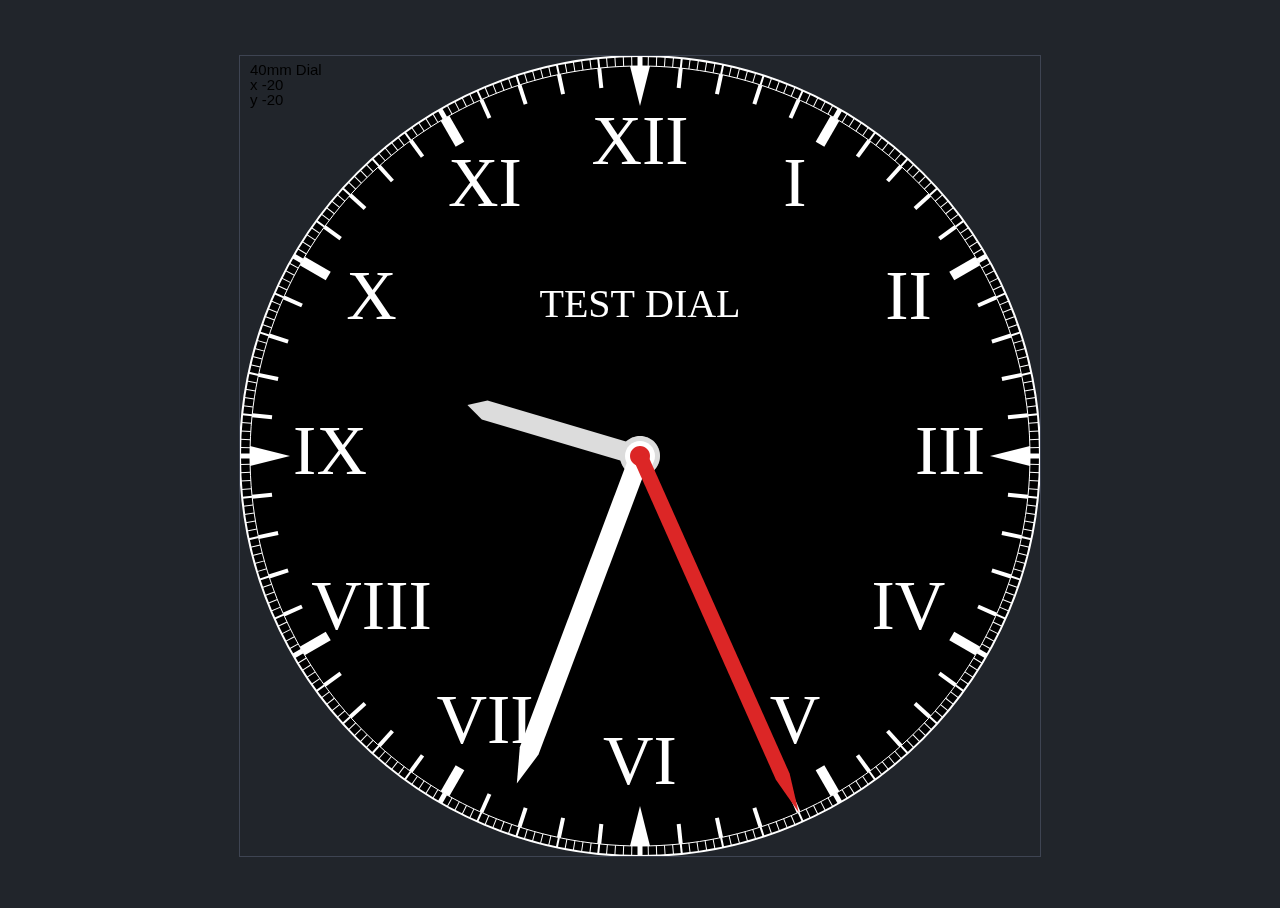
<file: temp_folder/index.html>
<!DOCTYPE html>
<html>
  <head>
    <script src="p5.min.js"></script>
    <script src="variables.js"></script>
    <script src="functions.js"></script>
    <script src="shapes.js"></script>
    <script src="hands.js"></script>
    <script src="markers.js"></script>
    <script src="dial.js"></script>
    <script src="sketch.js"></script>
    <style>
      html,
      body {
        height: 100%;
        background-color: rgb(33, 37, 43);
      }
  
      body {
        display: flex;
        justify-content: center;
        align-items: center;
        /* overflow: hidden; */
      }
  
      canvas {
        border: 1px solid rgb(62, 68, 82);
      }
    </style>
    <title>General</title>
  </head>
  <body>
  </body>
</html>
</file>
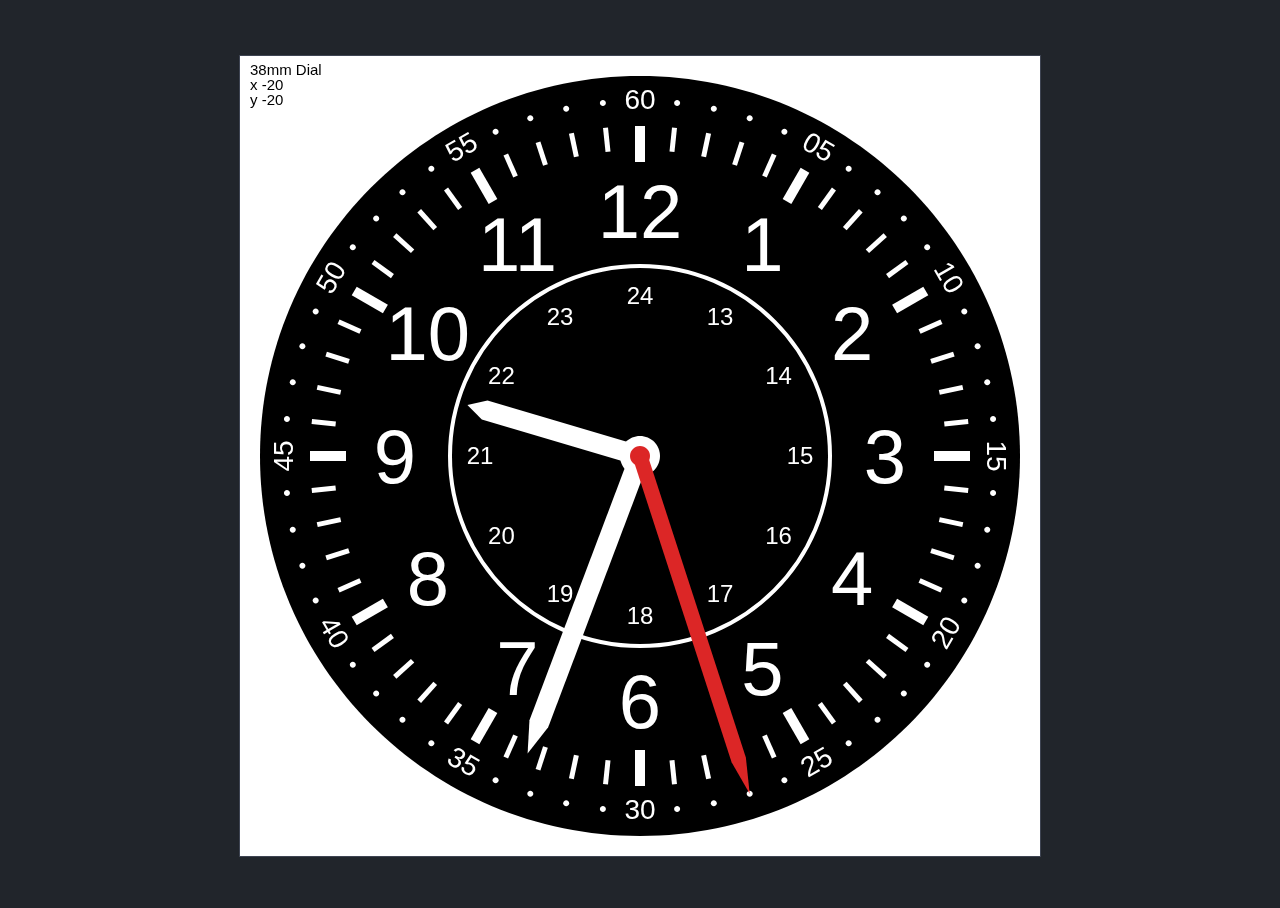
<file: watch_dial/index.html>
<!DOCTYPE html>
<html>
  <head>
    <script src="p5.min.js"></script>
    <script src="variables.js"></script>
    <script src="functions.js"></script>
    <script src="shapes.js"></script>
    <script src="hands.js"></script>
    <script src="markers.js"></script>
    <script src="saved_dials.js"></script>
    <script src="dial.js"></script>
    <script src="sketch.js"></script>
    <style>
      html,
      body {
        height: 100%;
        background-color: rgb(33, 37, 43);
      }
  
      body {
        display: flex;
        justify-content: center;
        align-items: center;
        /* overflow: hidden; */
      }
  
      canvas {
        border: 1px solid rgb(62, 68, 82);
      }
    </style>
    <title>General</title>
  </head>
  <body>
  </body>
</html>
</file>
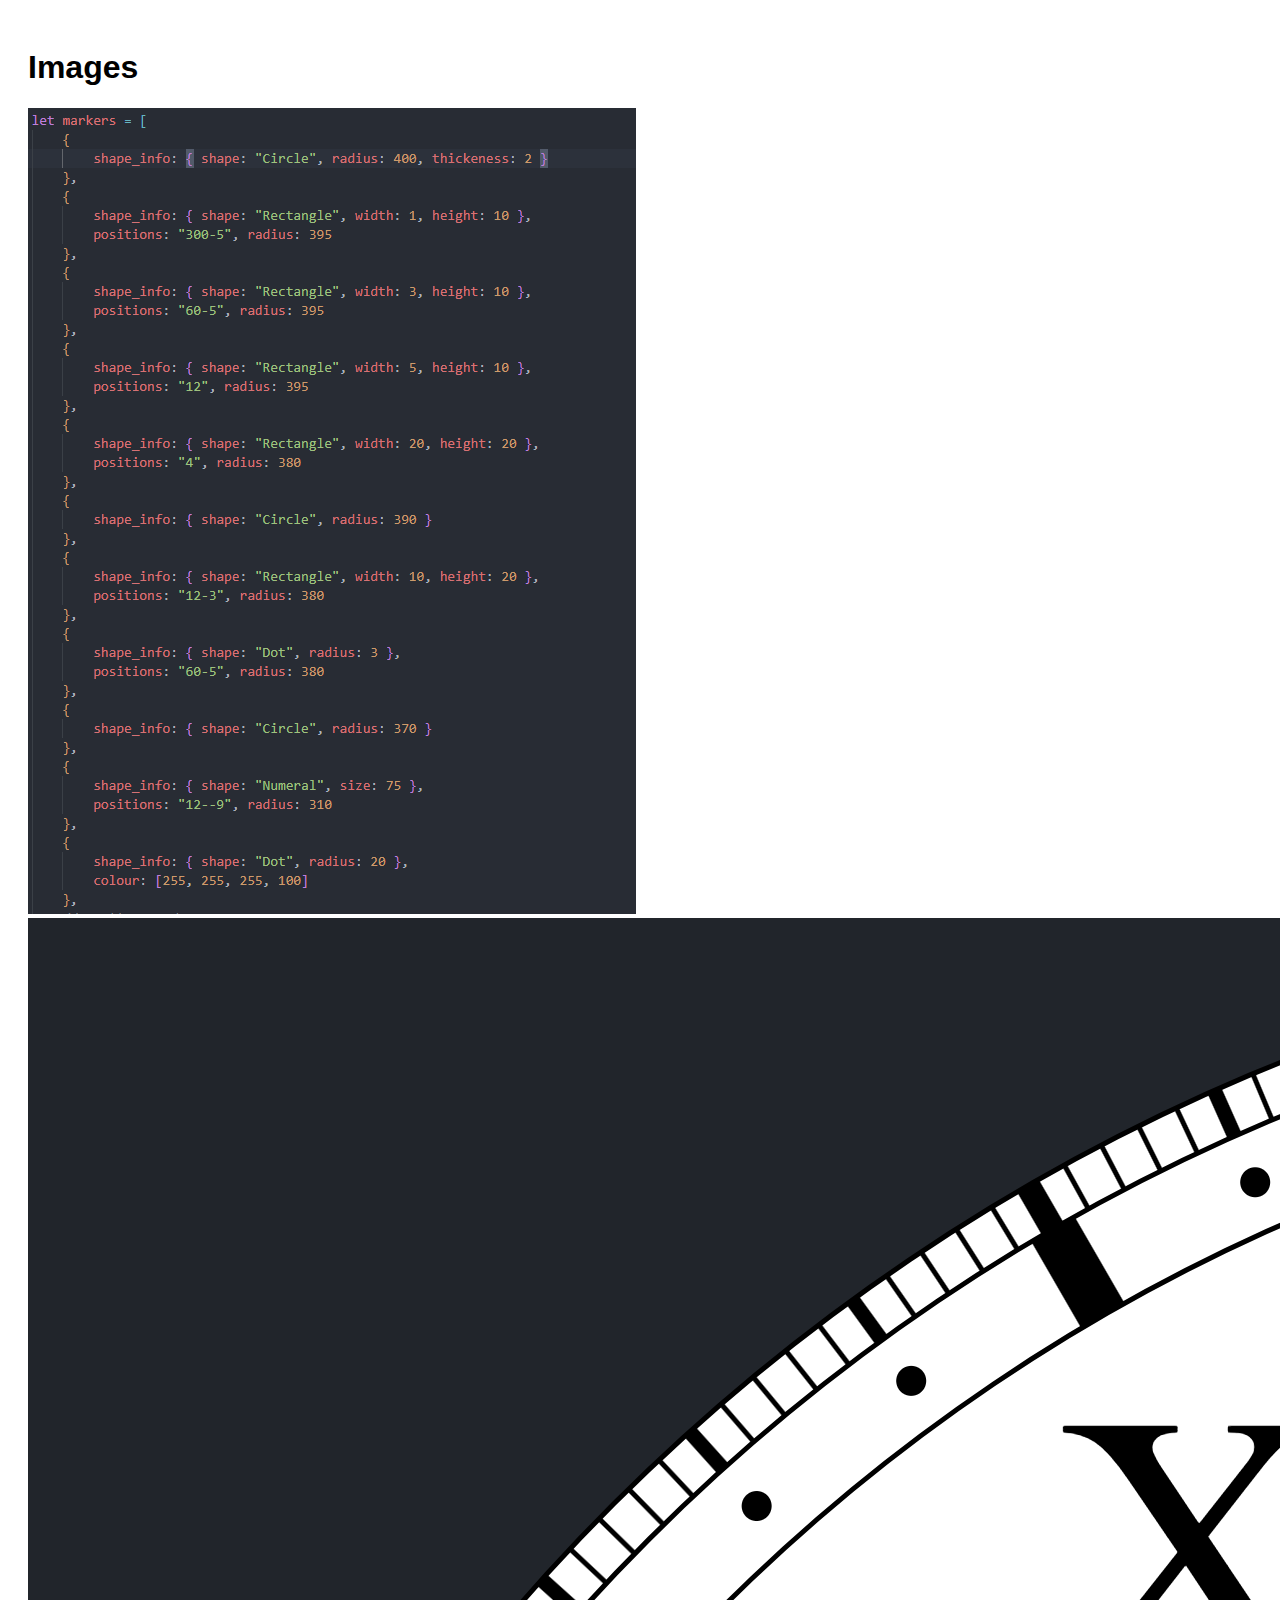
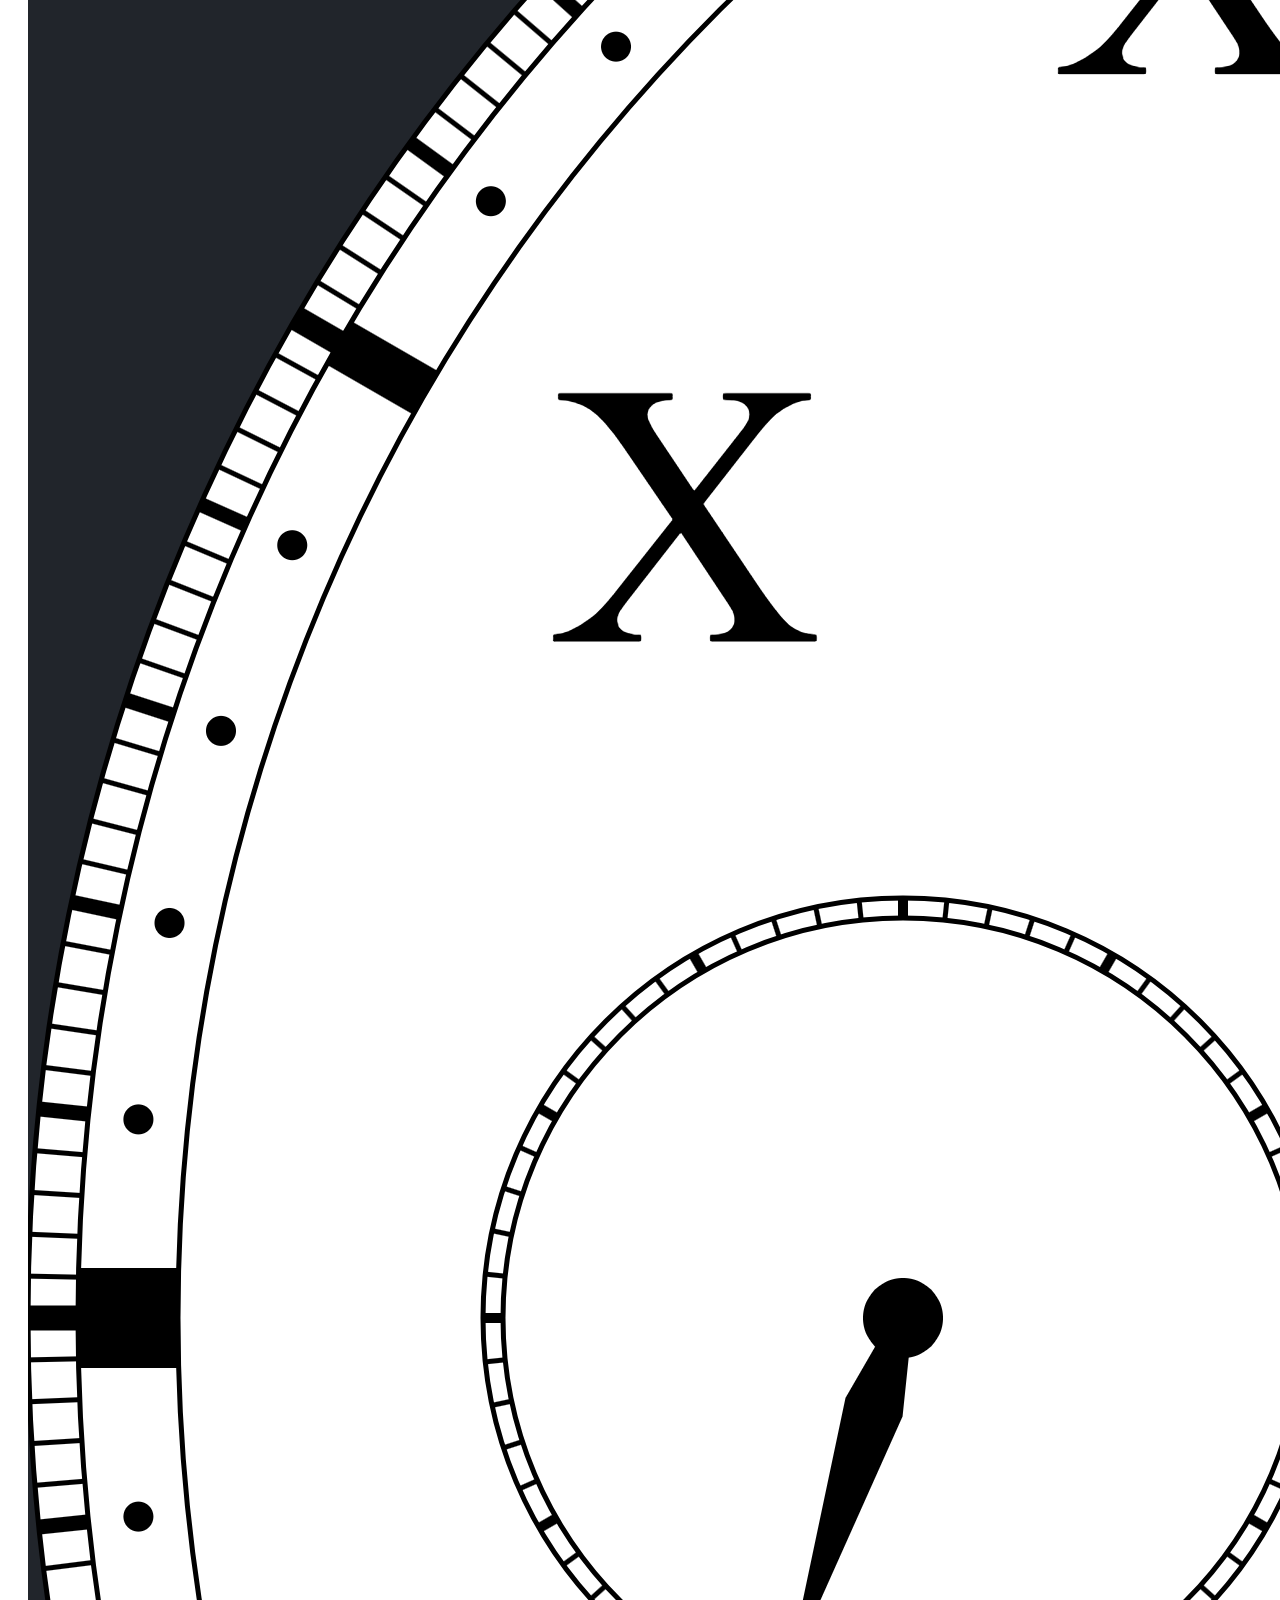
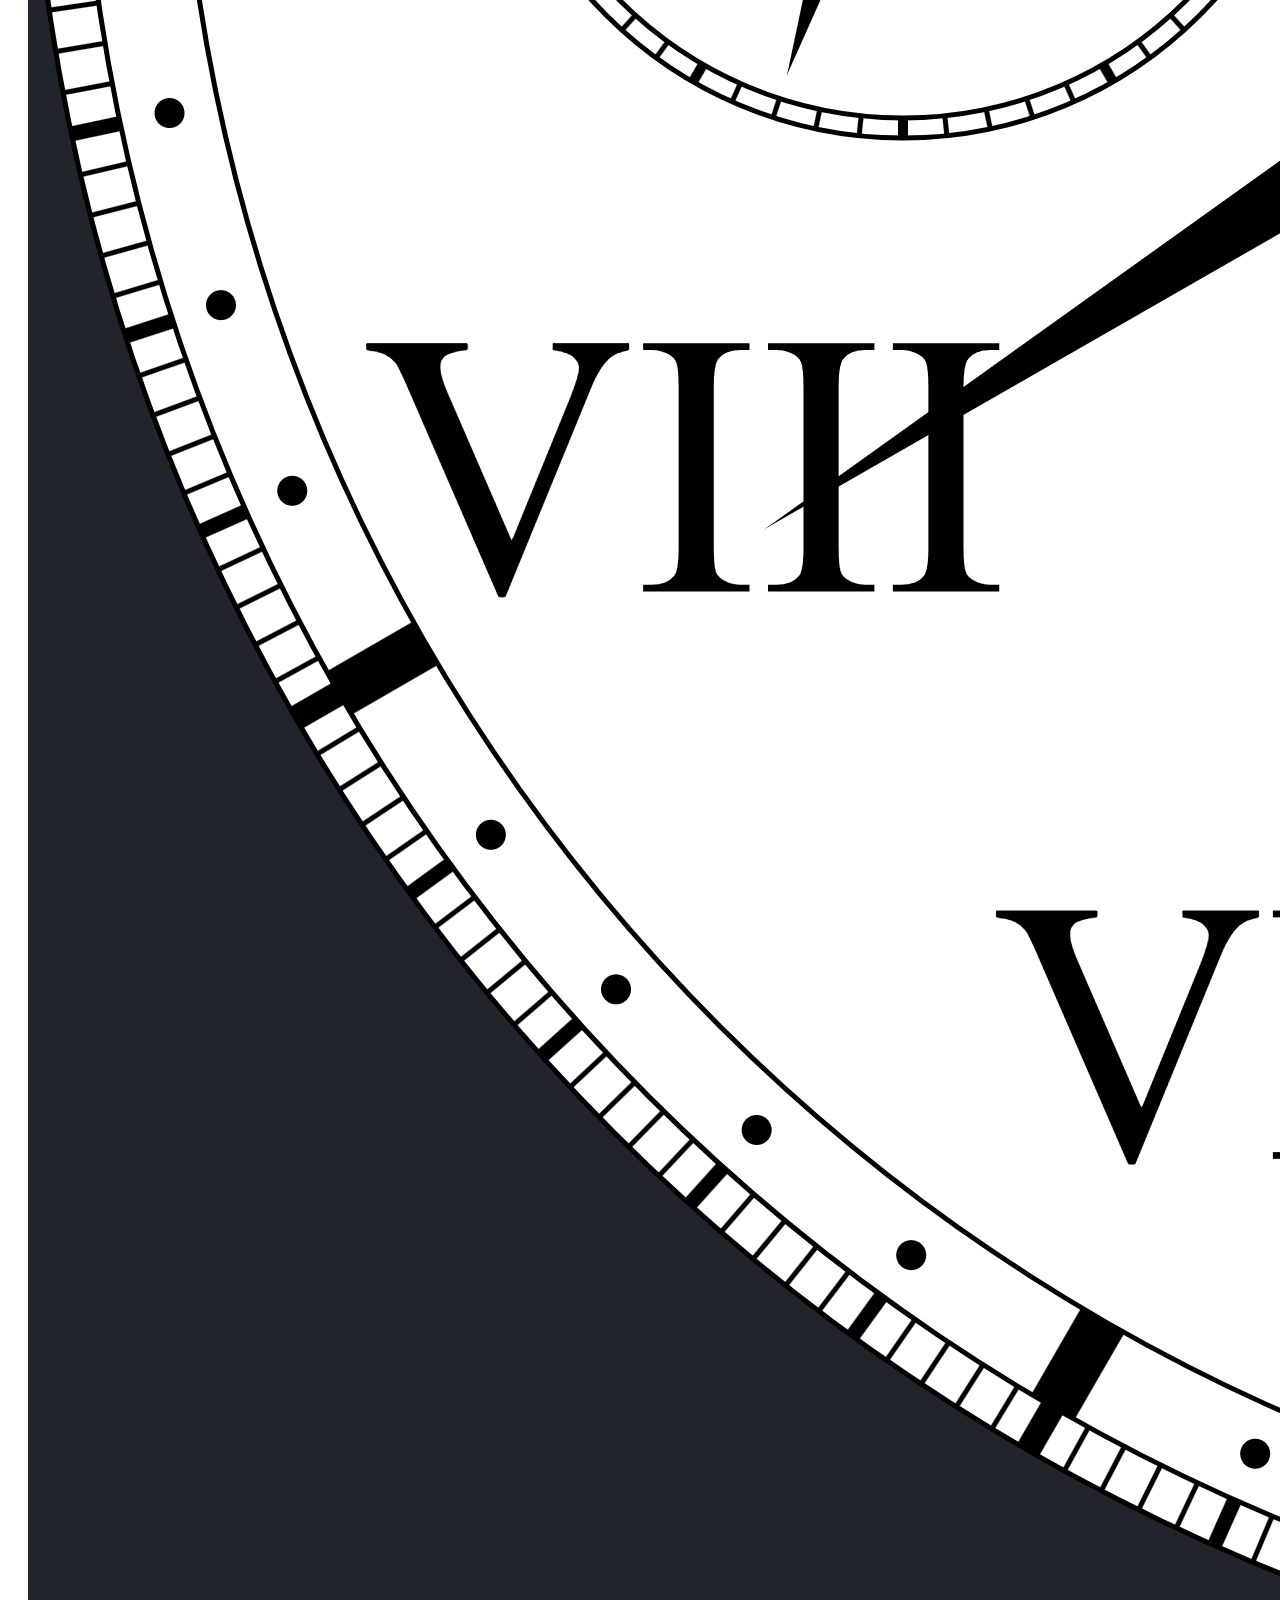
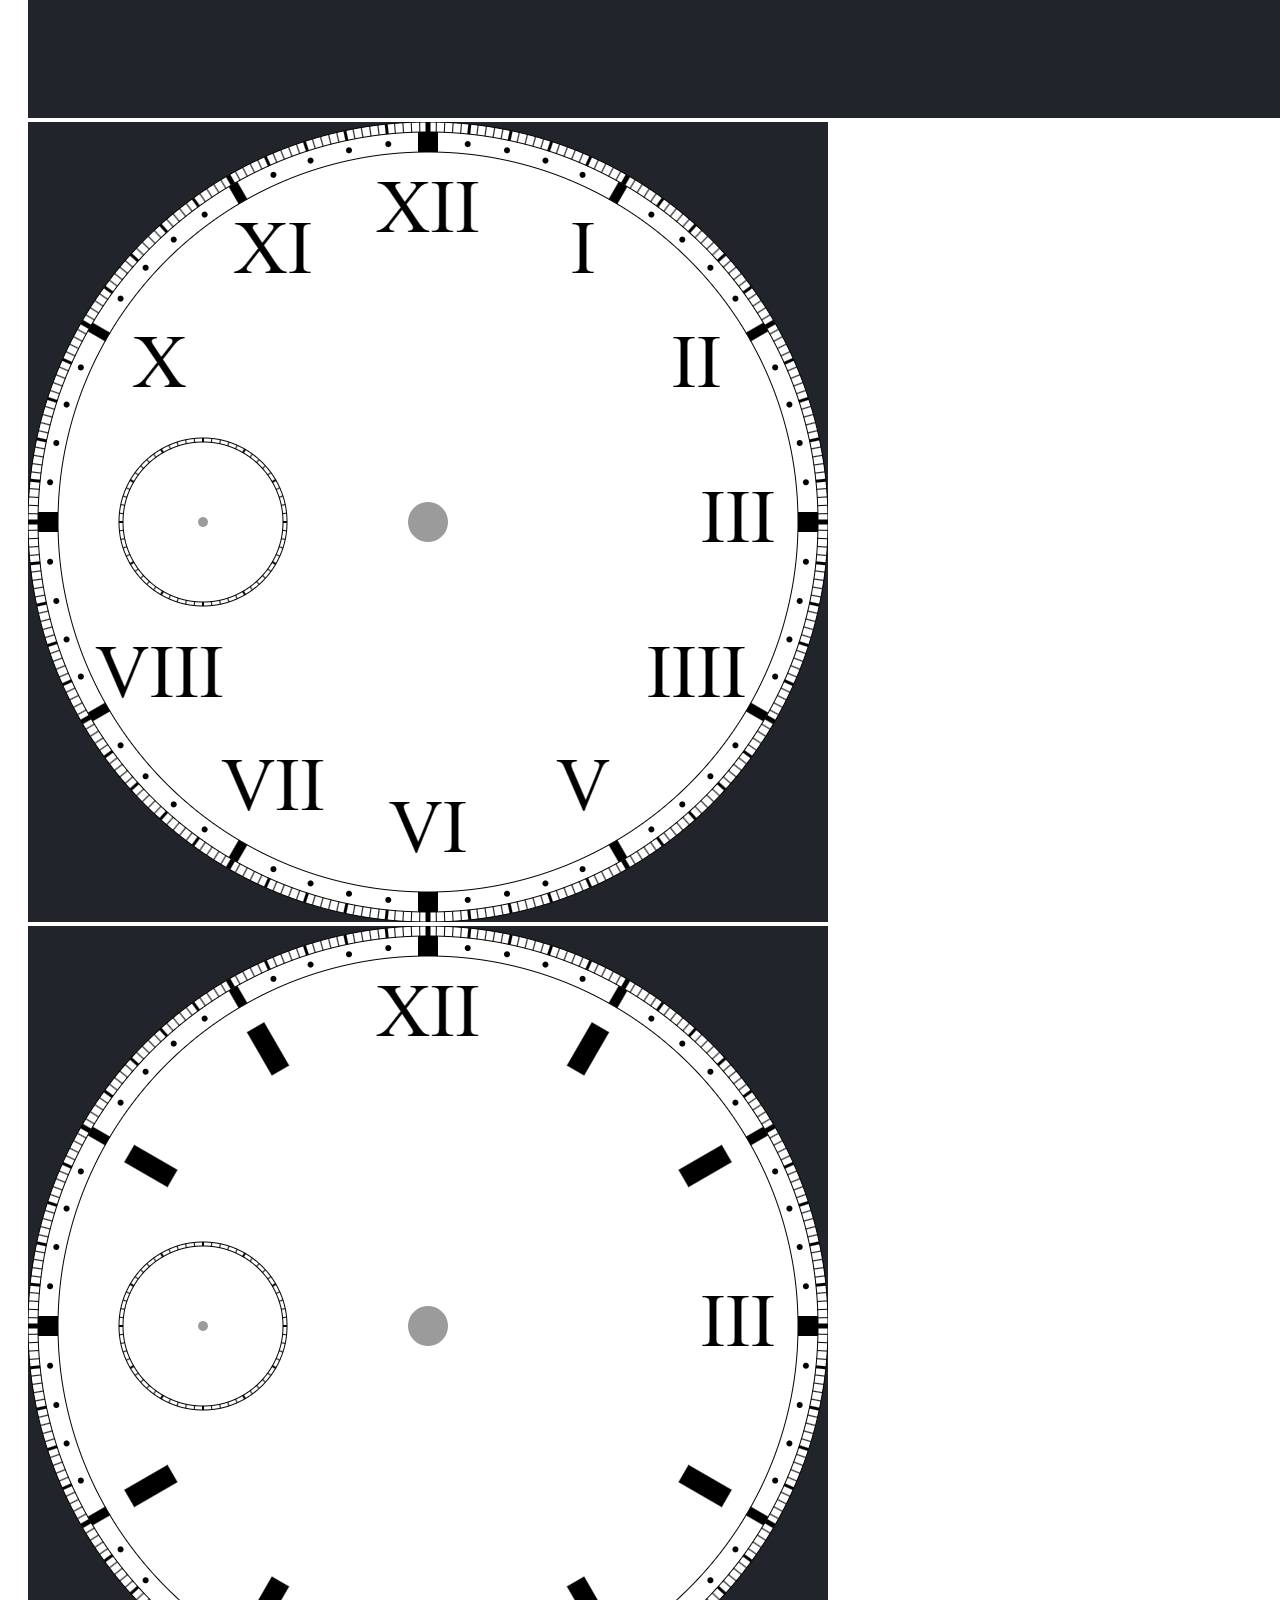
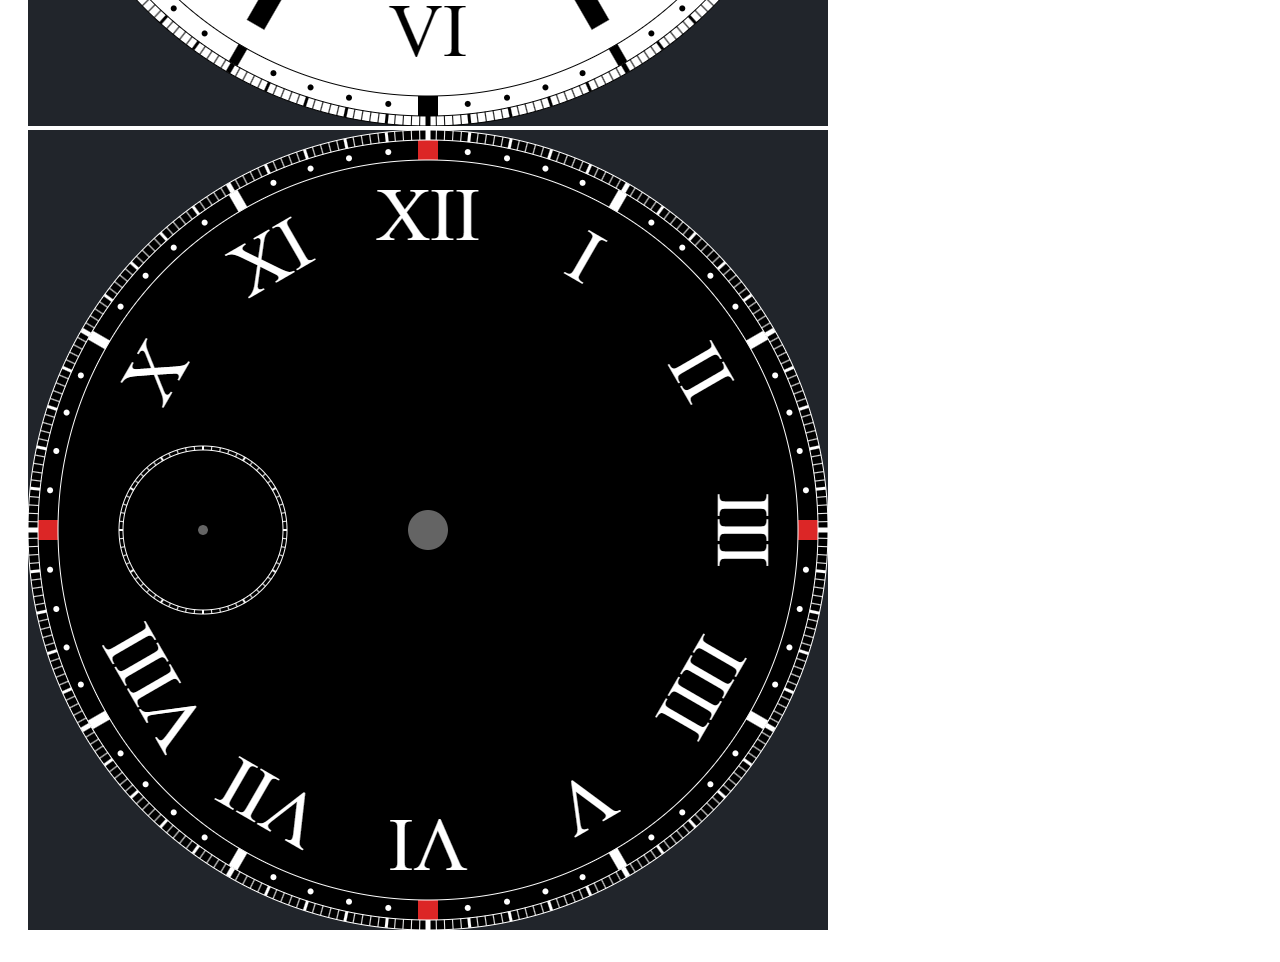
<file: images.html>
<!doctype html>
<html lang="en">

<head>
    <meta charset="utf-8" />
    <meta name="viewport" content="width=device-width, initial-scale=1" />
    <title>Website - Images</title>
    <link rel="stylesheet" href="style.css" />
</head>

<body>

    <h1>Images</h1>

    <img src="images/Screenshot 2026-02-23 212256.png">
    <img src="images/download (4).png">
    <img src="images/download (1).png">
    <img src="images/download (2).png">
    <img src="images/download (3).png">

</body>

</html>
</file>
<file: style.css>
body {
    font-family: Arial, Helvetica, sans-serif;
    padding: 20px;
}

.slider-row {
    margin-top: 12px;
    display: flex;
    align-items: center;
    gap: 12px;
}

#hourValue {
    min-width: 24px;
    font-weight: bold;
}
</file>
